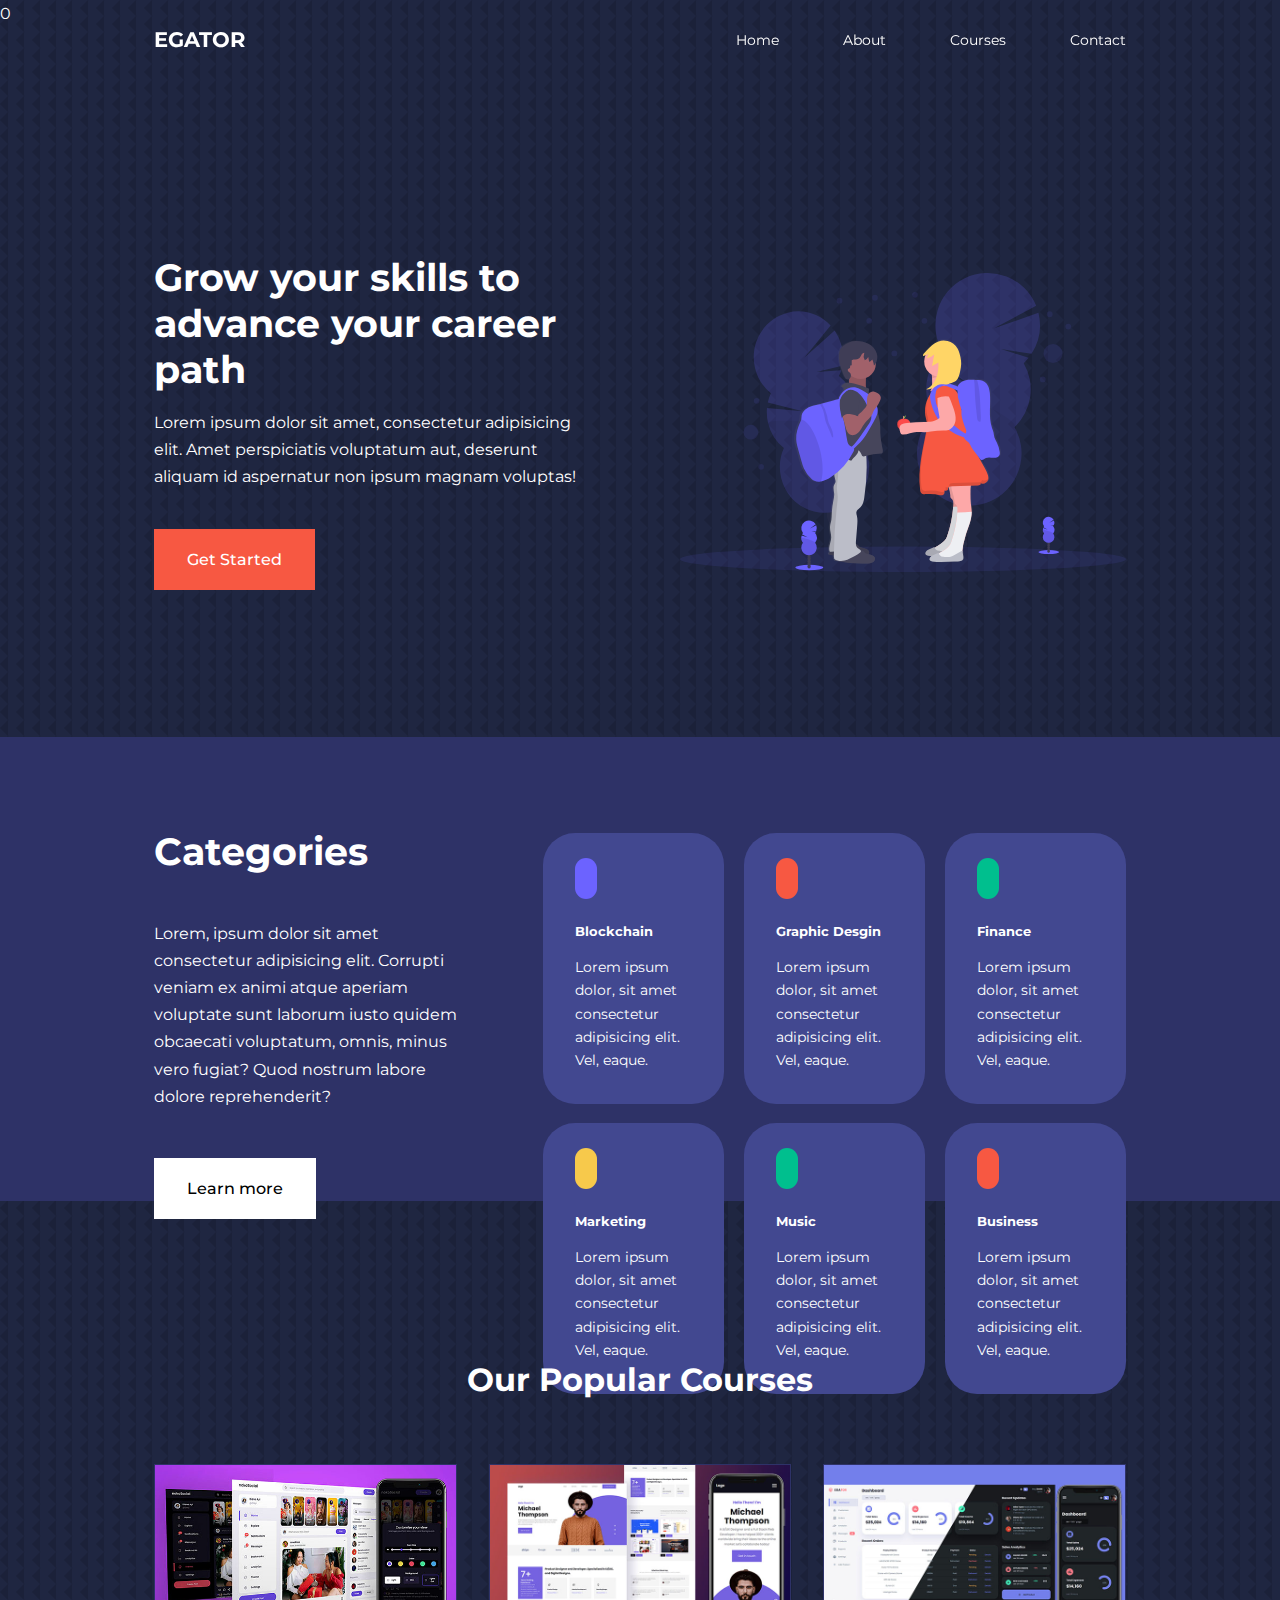
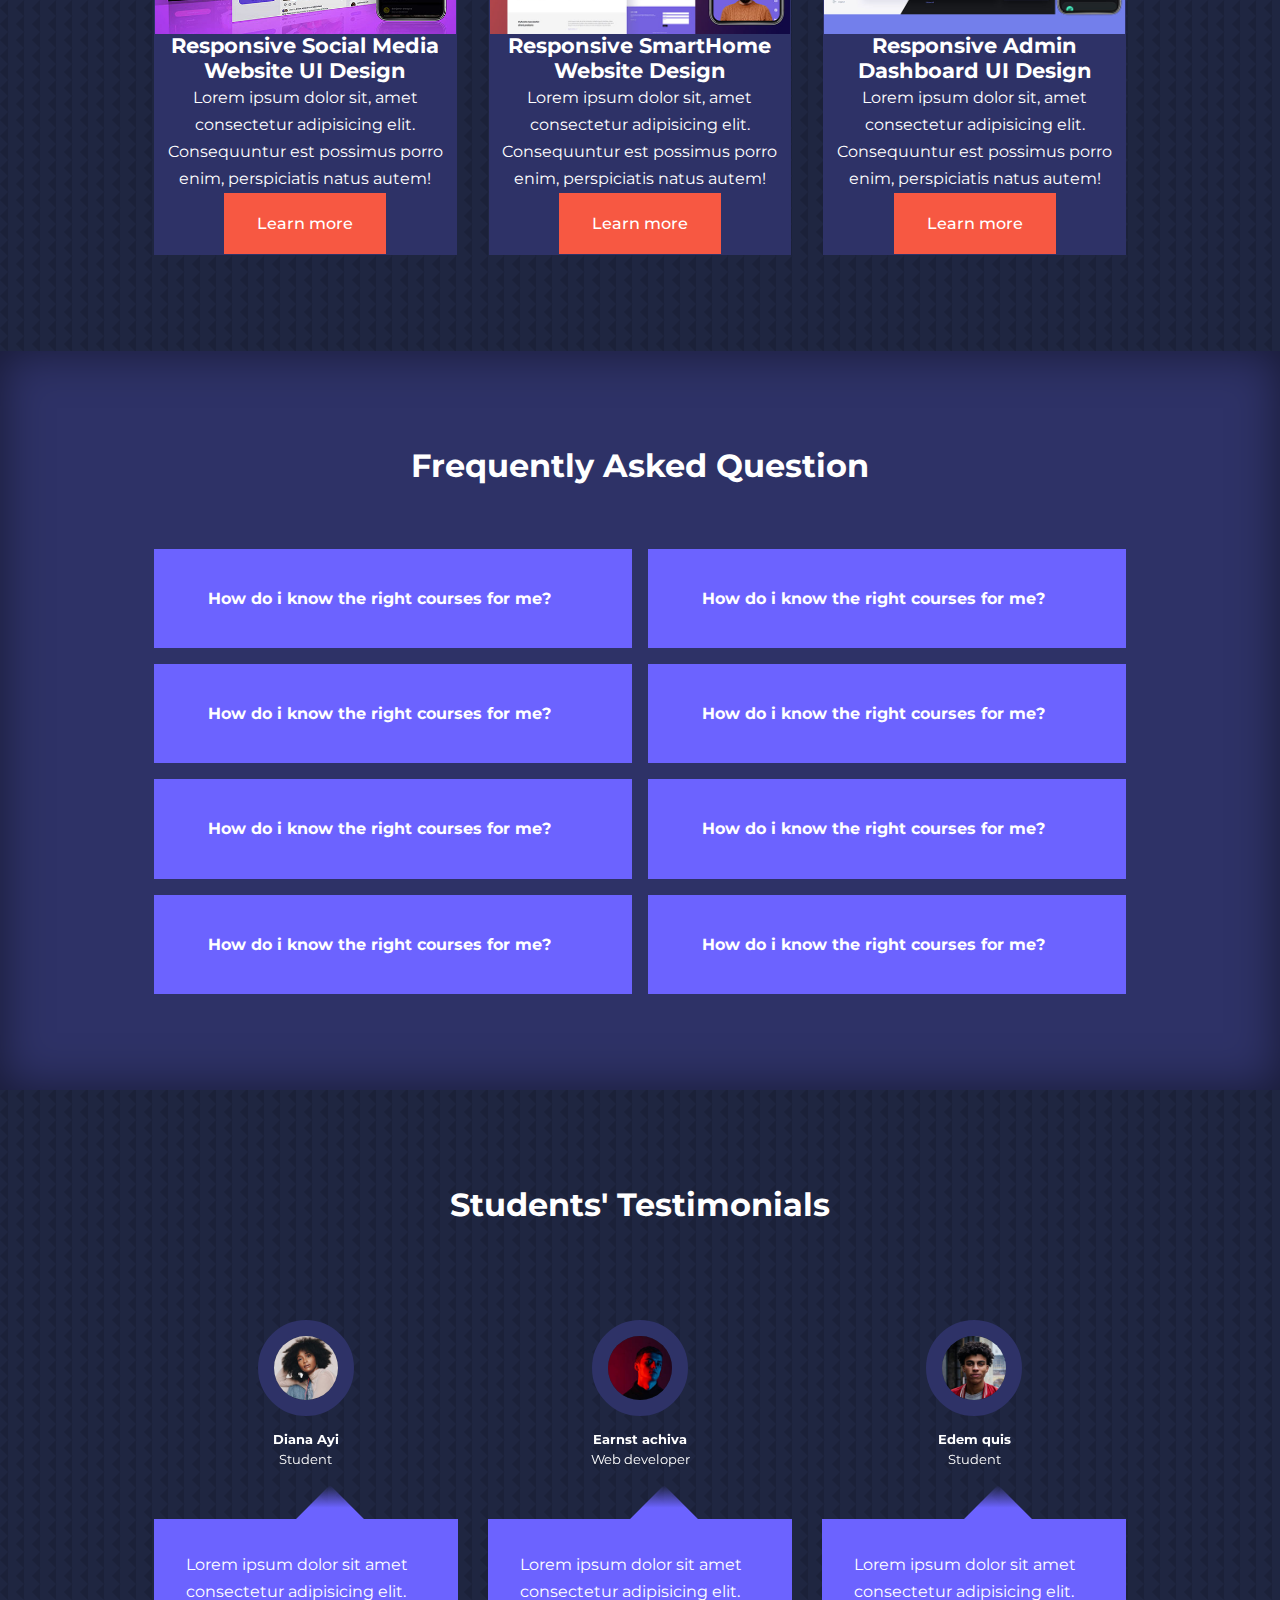
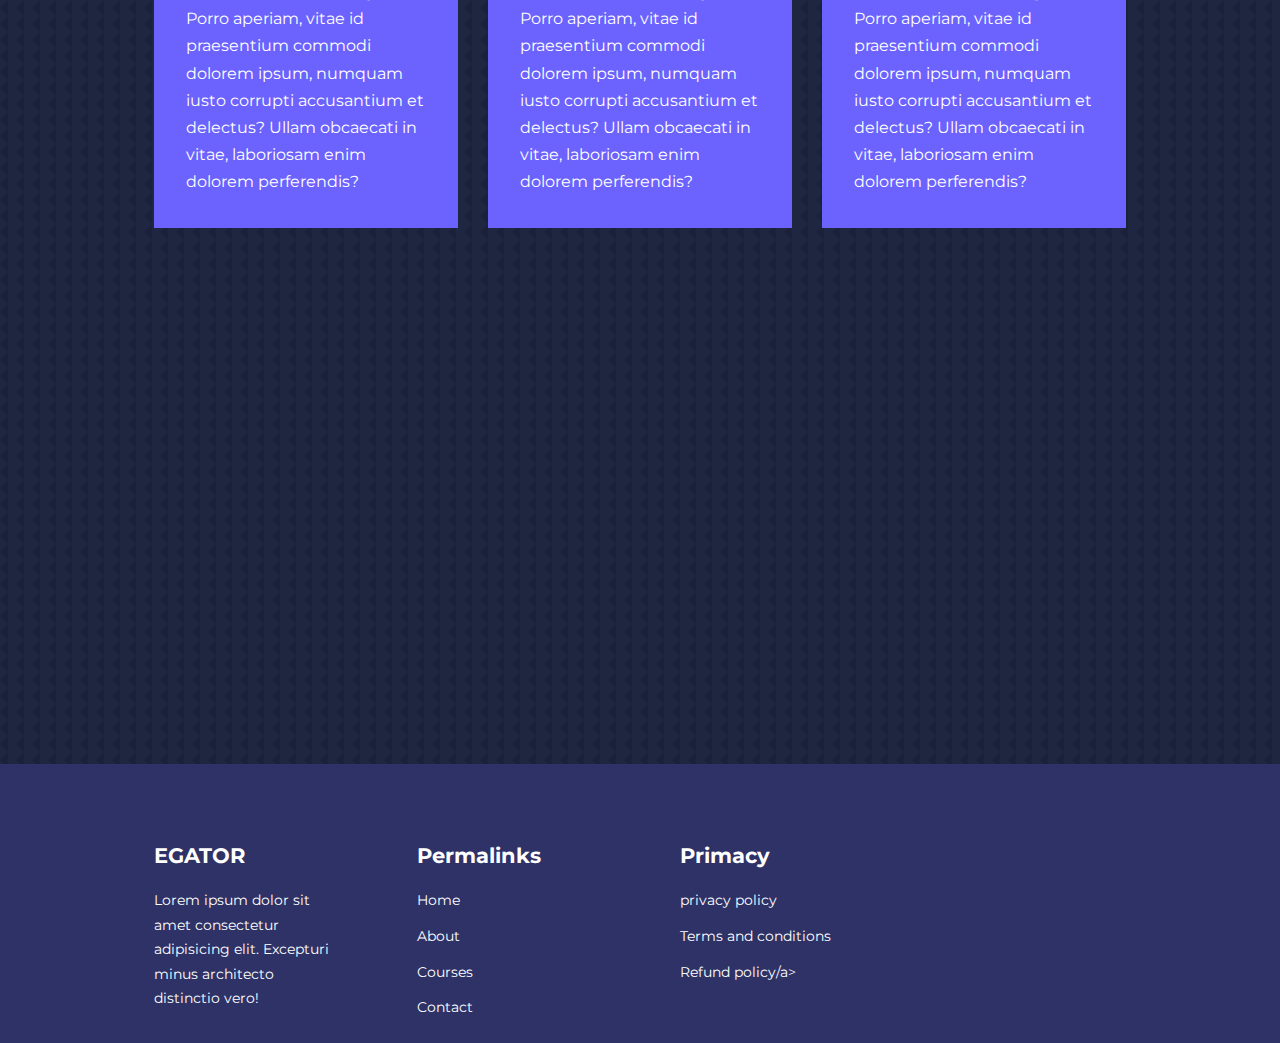
<file: index.html>
0<!DOCTYPE html>
<html lang="en">
  <head>
    <meta charset="UTF-8" />
    <meta name="viewport" content="width=device-width, initial-scale=1.0" />
    <title> Education Website</title>
    <link rel="shortcut icon" href="edu.jpg" type="image/x-icon">
    <link
      rel="stylesheet"
      href="https://cdn.jsdelivr.net/npm/swiper@11/swiper-bundle.min.css"
    />
    <link
      rel="stylesheet"
      href="https://unicons.iconscout.com/release/v4.0.8/css/line.css"
    />
    <link rel="stylesheet" href="style.css" />
    <style>
      body{
        background-image: url("images/bg-texture.png");
      }
    </style>
    <link rel="preconnect" href="https://fonts.googleapis.com" />
    <link rel="preconnect" href="https://fonts.gstatic.com" crossorigin />
    <link
      href="https://fonts.googleapis.com/css2?family=Montserrat:wght@300;400;500;600;700;800;900&display=swap"
      rel="stylesheet"
    />
  </head>
  <body>
    <nav>
      <div class="container nav_container">
        <a href="index.html"><h4>EGATOR</h4></a>
        <ul class="nav_menu">
          <li><a href="index.html">Home</a></li>
          <li><a href="about.html">About</a></li>
          <li><a href="course.html">Courses</a></li>
          <li><a href="contact.html">Contact</a></li>
        </ul>
        <button id="open_menu"><i class="uil uil-bars"></i></button>
        <button id="close_menu"><i class="uil uil-multiply"></i></button>
      </div>
    </nav>

    <header>
      <div class="container header_container">
        <div class="header_left">
          <h1>Grow your skills to advance your career path</h1>
          <p>
            Lorem ipsum dolor sit amet, consectetur adipisicing elit. Amet
            perspiciatis voluptatum aut, deserunt aliquam id aspernatur non
            ipsum magnam voluptas!
          </p>
          <a href="course.html" class="btn btn-primary">Get Started</a>
        </div>
        <div class="header_right">
          <div class="header_right-image">
            <img src="images/header.svg" />
          </div>
        </div>
      </div>
    </header>
    <section class="categories">
      <div class="container categories_container">
        <div class="categories_left">
          <h1>Categories</h1>
          <p>
            Lorem, ipsum dolor sit amet consectetur adipisicing elit. Corrupti
            veniam ex animi atque aperiam voluptate sunt laborum iusto quidem
            obcaecati voluptatum, omnis, minus vero fugiat? Quod nostrum labore
            dolore reprehenderit?
          </p>
          <a href="#" class="btn">Learn more</a>
        </div>
        <div class="categories_right">
          <article class="category">
            <span class="category_icon"
              ><i class="uil uil-bitcoin-circle"></i
            ></span>
            <h5>Blockchain</h5>
            <p>
              Lorem ipsum dolor, sit amet consectetur adipisicing elit. Vel,
              eaque.
            </p>
          </article>
          <article class="category">
            <span class="category_icon"><i class="uil uil-palette"></i></span>
            <h5>Graphic Desgin</h5>
            <p>
              Lorem ipsum dolor, sit amet consectetur adipisicing elit. Vel,
              eaque.
            </p>
          </article>
          <article class="category">
            <span class="category_icon"
              ><i class="uil uil-usd-circle"></i
            ></span>
            <h5>Finance</h5>
            <p>
              Lorem ipsum dolor, sit amet consectetur adipisicing elit. Vel,
              eaque.
            </p>
          </article>
          <article class="category">
            <span class="category_icon"
              ><i class="uil uil-bitcoin-circle"></i
            ></span>
            <h5>Marketing</h5>
            <p>
              Lorem ipsum dolor, sit amet consectetur adipisicing elit. Vel,
              eaque.
            </p>
          </article>
          <article class="category">
            <span class="category_icon"><i class="uil uil-music"></i></span>
            <h5>Music</h5>
            <p>
              Lorem ipsum dolor, sit amet consectetur adipisicing elit. Vel,
              eaque.
            </p>
          </article>
          <article class="category">
            <span class="category_icon"
              ><i class="uil uil-puzzle-piece"></i
            ></span>
            <h5>Business</h5>
            <p>
              Lorem ipsum dolor, sit amet consectetur adipisicing elit. Vel,
              eaque.
            </p>
          </article>
        </div>
      </div>
    </section>
    <section class="courses">
      <h2>Our Popular Courses</h2>
      <div class="container courses_container">
        <article class="course">
          <div class="course_image">
            <img src="images/course1.jpg" />
          </div>
          <div class="course_info">
            <h4>Responsive Social Media Website UI Design</h4>
            <p>
              Lorem ipsum dolor sit, amet consectetur adipisicing elit.
              Consequuntur est possimus porro enim, perspiciatis natus autem!
            </p>

            <a href="course.html" class="btn btn-primary">Learn more</a>
          </div>
        </article>
        <article class="course">
          <div class="course_image">
            <img src="images/course2.jpg" />
          </div>

          <div class="course_info">
            <h4>Responsive SmartHome Website Design</h4>
            <p>
              Lorem ipsum dolor sit, amet consectetur adipisicing elit.
              Consequuntur est possimus porro enim, perspiciatis natus autem!
            </p>

            <a href="course.html" class="btn btn-primary">Learn more</a>
          </div>
        </article>
        <article class="course">
          <div class="course_image">
            <img src="images/course3.jpg" />
          </div>

          <div class="course_info">
            <h4>Responsive Admin Dashboard UI Design</h4>
            <p>
              Lorem ipsum dolor sit, amet consectetur adipisicing elit.
              Consequuntur est possimus porro enim, perspiciatis natus autem!
            </p>

            <a href="course.html" class="btn btn-primary">Learn more</a>
          </div>
        </article>
      </div>
    </section>
    <section class="faqs">
      <h2>Frequently Asked Question</h2>
      <div class="container faqs_container">
        <article class="faq">
          <div class="faq_icon"><i class="uil uil-plus"></i></div>
          <div class="question_answer">
            <h4>How do i know the right courses for me?</h4>
            <p>
              Lorem ipsum dolor sit amet consectetur adipisicing elit. Quia aut
              voluptates cum modi quae fugit, incidunt aliquid quam cupiditate
              quaerat soluta dolores dolore, blanditiis deleniti asperiores
              optio amet tempore doloremque?
            </p>
          </div>
        </article>
        <article class="faq">
          <div class="faq_icon"><i class="uil uil-plus"></i></div>
          <div class="question_answer">
            <h4>How do i know the right courses for me?</h4>
            <p>
              Lorem ipsum dolor sit amet consectetur adipisicing elit. Quia aut
              voluptates cum modi quae fugit, incidunt aliquid quam cupiditate
              quaerat soluta dolores dolore, blanditiis deleniti asperiores
              optio amet tempore doloremque?
            </p>
          </div>
        </article>
        <article class="faq">
          <div class="faq_icon"><i class="uil uil-plus"></i></div>
          <div class="question_answer">
            <h4>How do i know the right courses for me?</h4>
            <p>
              Lorem ipsum dolor sit amet consectetur adipisicing elit. Quia aut
              voluptates cum modi quae fugit, incidunt aliquid quam cupiditate
              quaerat soluta dolores dolore, blanditiis deleniti asperiores
              optio amet tempore doloremque?
            </p>
          </div>
        </article>
        <article class="faq">
          <div class="faq_icon"><i class="uil uil-plus"></i></div>
          <div class="question_answer">
            <h4>How do i know the right courses for me?</h4>
            <p>
              Lorem ipsum dolor sit amet consectetur adipisicing elit. Quia aut
              voluptates cum modi quae fugit, incidunt aliquid quam cupiditate
              quaerat soluta dolores dolore, blanditiis deleniti asperiores
              optio amet tempore doloremque?
            </p>
          </div>
        </article>
        <article class="faq">
          <div class="faq_icon"><i class="uil uil-plus"></i></div>
          <div class="question_answer">
            <h4>How do i know the right courses for me?</h4>
            <p>
              Lorem ipsum dolor sit amet consectetur adipisicing elit. Quia aut
              voluptates cum modi quae fugit, incidunt aliquid quam cupiditate
              quaerat soluta dolores dolore, blanditiis deleniti asperiores
              optio amet tempore doloremque?
            </p>
          </div>
        </article>
        <article class="faq">
          <div class="faq_icon"><i class="uil uil-plus"></i></div>
          <div class="question_answer">
            <h4>How do i know the right courses for me?</h4>
            <p>
              Lorem ipsum dolor sit amet consectetur adipisicing elit. Quia aut
              voluptates cum modi quae fugit, incidunt aliquid quam cupiditate
              quaerat soluta dolores dolore, blanditiis deleniti asperiores
              optio amet tempore doloremque?
            </p>
          </div>
        </article>
        <article class="faq">
          <div class="faq_icon"><i class="uil uil-plus"></i></div>
          <div class="question_answer">
            <h4>How do i know the right courses for me?</h4>
            <p>
              Lorem ipsum dolor sit amet consectetur adipisicing elit. Quia aut
              voluptates cum modi quae fugit, incidunt aliquid quam cupiditate
              quaerat soluta dolores dolore, blanditiis deleniti asperiores
              optio amet tempore doloremque?
            </p>
          </div>
        </article>
        <article class="faq">
          <div class="faq_icon"><i class="uil uil-plus"></i></div>
          <div class="question_answer">
            <h4>How do i know the right courses for me?</h4>
            <p>
              Lorem ipsum dolor sit amet consectetur adipisicing elit. Quia aut
              voluptates cum modi quae fugit, incidunt aliquid quam cupiditate
              quaerat soluta dolores dolore, blanditiis deleniti asperiores
              optio amet tempore doloremque?
            </p>
          </div>
        </article>
      </div>
    </section>

    <section class="container testimonials_Container mySwiper">
      <h2>Students' Testimonials</h2>
      <div class="swiper-wrapper">
        <article class="testimonial swiper-slide">
          <div class="avatar">
            <img src="images/avatar1.jpg" />
          </div>
          <div class="testimonial_info">
            <h5>Diana Ayi</h5>
            <small>Student</small>
          </div>
          <div class="testimonial_body">
            <p>
              Lorem ipsum dolor sit amet consectetur adipisicing elit. Porro
              aperiam, vitae id praesentium commodi dolorem ipsum, numquam iusto
              corrupti accusantium et delectus? Ullam obcaecati in vitae,
              laboriosam enim dolorem perferendis?
            </p>
          </div>
        </article>
        <article class="testimonial swiper-slide">
          <div class="avatar">
            <img src="images/avatar2.jpg" />
          </div>
          <div class="testimonial_info">
            <h5>Earnst achiva</h5>
            <small>Web developer</small>
          </div>
          <div class="testimonial_body">
            <p>
              Lorem ipsum dolor sit amet consectetur adipisicing elit. Porro
              aperiam, vitae id praesentium commodi dolorem ipsum, numquam iusto
              corrupti accusantium et delectus? Ullam obcaecati in vitae,
              laboriosam enim dolorem perferendis?
            </p>
          </div>
        </article>
        <article class="testimonial swiper-slide">
          <div class="avatar">
            <img src="images/avatar3.jpg" />
          </div>
          <div class="testimonial_info">
            <h5>Edem quis</h5>
            <small>Student</small>
          </div>
          <div class="testimonial_body">
            <p>
              Lorem ipsum dolor sit amet consectetur adipisicing elit. Porro
              aperiam, vitae id praesentium commodi dolorem ipsum, numquam iusto
              corrupti accusantium et delectus? Ullam obcaecati in vitae,
              laboriosam enim dolorem perferendis?
            </p>
          </div>
        </article>
      </div>
    </section>

    <footer>
      <div class="container footer_container">
        <div class="footer_1">
          <a href="index.html" class="footer_logo"><h4>EGATOR</h4></a>
          <p>Lorem ipsum dolor sit amet consectetur adipisicing elit. Excepturi minus architecto distinctio vero!</p>
        </div>
        <div class="footer_2">
          <h4>Permalinks</h4>
          <ul class="Permalinks">
            <li><a href="index.html">Home</a></li>
            <li><a href="about.html">About</a></li>
            <li><a href="courses.html">Courses</a></li>
            <li><a href="contact.html">Contact</a></li>
          </ul>
        </div>
        <div class="footer_3">
          <h4>Primacy</h4>
          
          <ul class="privacy">
            <li><a href="#">privacy policy</a></li>
          <li><a href="#">Terms and conditions</a></li>
          <li><a href="#">Refund policy/a></li>
          </ul>
        </div>
        
      </div>
    </footer>
    <script src="https://cdn.jsdelivr.net/npm/swiper@11/swiper-bundle.min.js"></script>
    <script src="script.js"></script>
    <script>
      var swiper = new Swiper(".mySwiper", {
        slidesPerView: 3,
        spaceBetween: 30,
        pagination: {
          el: ".swiper-pagination",
          clickable: true,
        },
      });
    </script>
  </body>
</html>
</file>
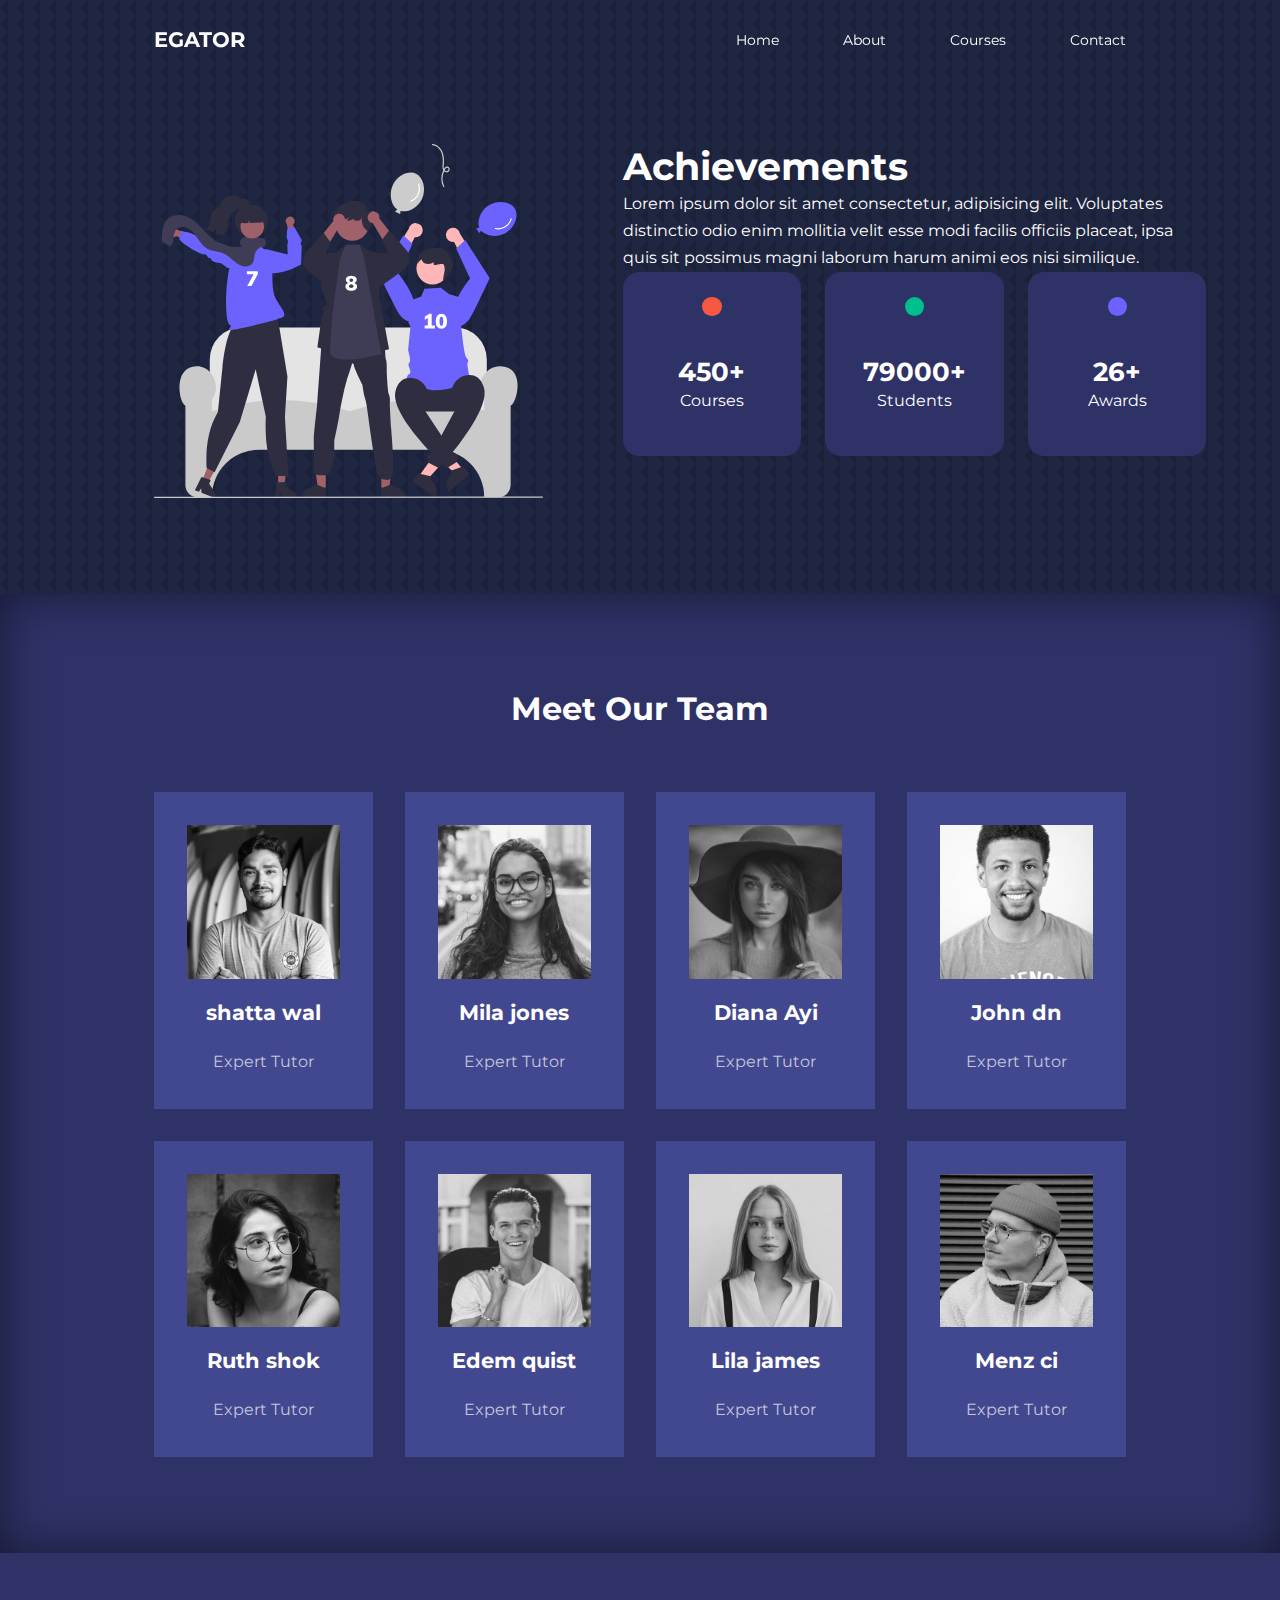
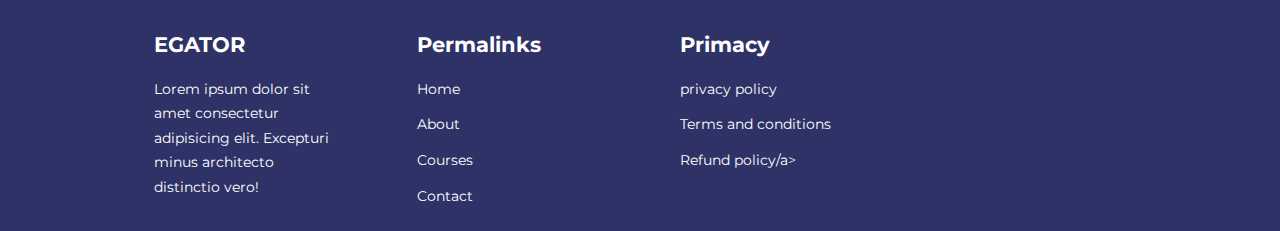
<file: about.html>
<!DOCTYPE html>
<html lang="en">
  <head>
    <meta charset="UTF-8" />
    <meta name="viewport" content="width=device-width, initial-scale=1.0" />
    <title>Responsive Education Website</title>
   
    <link
      rel="stylesheet"
      href="https://unicons.iconscout.com/release/v4.0.8/css/line.css"
    />
    <link rel="stylesheet" href="about.css">
    <link rel="stylesheet" href="style.css" />
    <style>
      body{
        background-image: url("images/bg-texture.png");
      }
    </style>
    <link rel="preconnect" href="https://fonts.googleapis.com" />
    <link rel="preconnect" href="https://fonts.gstatic.com" crossorigin />
    <link
      href="https://fonts.googleapis.com/css2?family=Montserrat:wght@300;400;500;600;700;800;900&display=swap"
      rel="stylesheet"
    />
  </head>
  <body>
    <nav>
      <div class="container nav_container">
        <a href="index.html"><h4>EGATOR</h4></a>
        <ul class="nav_menu">
          <li><a href="index.html">Home</a></li>
          <li><a href="about.html">About</a></li>
          <li><a href="course.html">Courses</a></li>
          <li><a href="contact.html">Contact</a></li>
        </ul>
        <button id="open_menu"><i class="uil uil-bars"></i></button>
        <button id="close_menu"><i class="uil uil-multiply"></i></button>
      </div>
    </nav>
  </body>
</html>


<section class="about_achievements">
  <div class="container about_achievements-container">
    <div class="aboyt_achievement-left">
      <img src="images/about achievements.svg">
    </div>
    <div class="aboyt_achievement-right">
      <h1>Achievements</h1>
      <p>Lorem ipsum dolor sit amet consectetur, adipisicing elit. Voluptates distinctio odio enim mollitia velit esse modi facilis officiis placeat, ipsa quis sit possimus magni laborum harum animi eos nisi similique.</p>
    <div class="achievements_cards">
      <article class="achievement_card">
        <span class="achievement_icon">
          <i class="uil uil-video"></i>
        </span>
        <h3>450+</h3>
        <p>Courses</p>
      </article>
      <article class="achievement_card">
        <span class="achievement_icon">
          <i class="uil uil-users-alt"></i>
        </span>
        <h3>79000+</h3>
        <p>Students</p>
      </article>
      <article class="achievement_card">
        <span class="achievement_icon">
          <i class="uil uil-trophy"></i>
        </span>
        <h3>26+</h3>
        <p>Awards</p>
      </article>
    </div>
    </div>
  </div>
</section>


<section class="team">
  <h2>Meet Our Team</h2>
  <div class="container team_container">
    <article class="team_member">
      <div class="team_member-image">
        <img src="images/tm1.jpg">
      </div>
      <div class="team_member-info">
        <h4>shatta wal</h4>
        <p>Expert Tutor</p>
      </div>
      <div class="team_member-socials">
        <a href="https://instagram.com" target="_blank"><i class="uil uil-instagram"></i></a>
        <a href="https://twitter.com" target="_blank"><i class="uil uil-twitter-alt"></i></a>
        <a href="https://linkedin.com" target="_blank"><i class="uil uil-linkedin-alt"></i></a>
      </div>
    </article>
    <article class="team_member">
      <div class="team_member-image">
        <img src="images/tm2.jpg">
      </div>
      <div class="team_member-info">
        <h4>Mila jones</h4>
        <p>Expert Tutor</p>
      </div>
      <div class="team_member-socials">
        <a href="https://instagram.com" target="_blank"><i class="uil uil-instagram"></i></a>
        <a href="https://twitter.com" target="_blank"><i class="uil uil-twitter-alt"></i></a>
        <a href="https://linkedin.com" target="_blank"><i class="uil uil-linkedin-alt"></i></a>
      </div>
    </article>
    <article class="team_member">
      <div class="team_member-image">
        <img src="images/tm3.jpg">
      </div>
      <div class="team_member-info">
        <h4>Diana Ayi</h4>
        <p>Expert Tutor</p>
      </div>
      <div class="team_member-socials">
        <a href="https://instagram.com" target="_blank"><i class="uil uil-instagram"></i></a>
        <a href="https://twitter.com" target="_blank"><i class="uil uil-twitter-alt"></i></a>
        <a href="https://linkedin.com" target="_blank"><i class="uil uil-linkedin-alt"></i></a>
      </div>
    </article>
    <article class="team_member">
      <div class="team_member-image">
        <img src="images/tm4.jpg">
      </div>
      <div class="team_member-info">
        <h4>John dn</h4>
        <p>Expert Tutor</p>
      </div>
      <div class="team_member-socials">
        <a href="https://instagram.com" target="_blank"><i class="uil uil-instagram"></i></a>
        <a href="https://twitter.com" target="_blank"><i class="uil uil-twitter-alt"></i></a>
        <a href="https://linkedin.com" target="_blank"><i class="uil uil-linkedin-alt"></i></a>
      </div>
    </article>
    <article class="team_member">
      <div class="team_member-image">
        <img src="images/tm5.jpg">
      </div>
      <div class="team_member-info">
        <h4>Ruth shok</h4>
        <p>Expert Tutor</p>
      </div>
      <div class="team_member-socials">
        <a href="https://instagram.com" target="_blank"><i class="uil uil-instagram"></i></a>
        <a href="https://twitter.com" target="_blank"><i class="uil uil-twitter-alt"></i></a>
        <a href="https://linkedin.com" target="_blank"><i class="uil uil-linkedin-alt"></i></a>
      </div>
    </article>
    <article class="team_member">
      <div class="team_member-image">
        <img src="images/tm6.jpg">
      </div>
      <div class="team_member-info">
        <h4>Edem quist</h4>
        <p>Expert Tutor</p>
      </div>
      <div class="team_member-socials">
        <a href="https://instagram.com" target="_blank"><i class="uil uil-instagram"></i></a>
        <a href="https://twitter.com" target="_blank"><i class="uil uil-twitter-alt"></i></a>
        <a href="https://linkedin.com" target="_blank"><i class="uil uil-linkedin-alt"></i></a>
      </div>
    </article>
    <article class="team_member">
      <div class="team_member-image">
        <img src="images/tm7.jpg">
      </div>
      <div class="team_member-info">
        <h4>Lila james</h4>
        <p>Expert Tutor</p>
      </div>
      <div class="team_member-socials">
        <a href="https://instagram.com" target="_blank"><i class="uil uil-instagram"></i></a>
        <a href="https://twitter.com" target="_blank"><i class="uil uil-twitter-alt"></i></a>
        <a href="https://linkedin.com" target="_blank"><i class="uil uil-linkedin-alt"></i></a>
      </div>
    </article>
    <article class="team_member">
      <div class="team_member-image">
        <img src="images/tm8.jpg">
      </div>
      <div class="team_member-info">
        <h4>Menz ci</h4>
        <p>Expert Tutor</p>
      </div>
      <div class="team_member-socials">
        <a href="https://instagram.com" target="_blank"><i class="uil uil-instagram"></i></a>
        <a href="https://twitter.com" target="_blank"><i class="uil uil-twitter-alt"></i></a>
        <a href="https://linkedin.com" target="_blank"><i class="uil uil-linkedin-alt"></i></a>
      </div>
    </article>
    
  </div>
</section>



















<footer>
  <div class="container footer_container">
    <div class="footer_1">
      <a href="index.html" class="footer_logo"><h4>EGATOR</h4></a>
      <p>Lorem ipsum dolor sit amet consectetur adipisicing elit. Excepturi minus architecto distinctio vero!</p>
    </div>
    <div class="footer_2">
      <h4>Permalinks</h4>
      <ul class="Permalinks">
        <li><a href="index.html">Home</a></li>
        <li><a href="about.html">About</a></li>
        <li><a href="courses.html">Courses</a></li>
        <li><a href="contact.html">Contact</a></li>
      </ul>
    </div>
    <div class="footer_3">
      <h4>Primacy</h4>
      
      <ul class="privacy">
        <li><a href="#">privacy policy</a></li>
      <li><a href="#">Terms and conditions</a></li>
      <li><a href="#">Refund policy/a></li>
      </ul>
    </div>
    
  </div>
</footer>

<script src="script.js"></script>

</body>
</html>
</file>
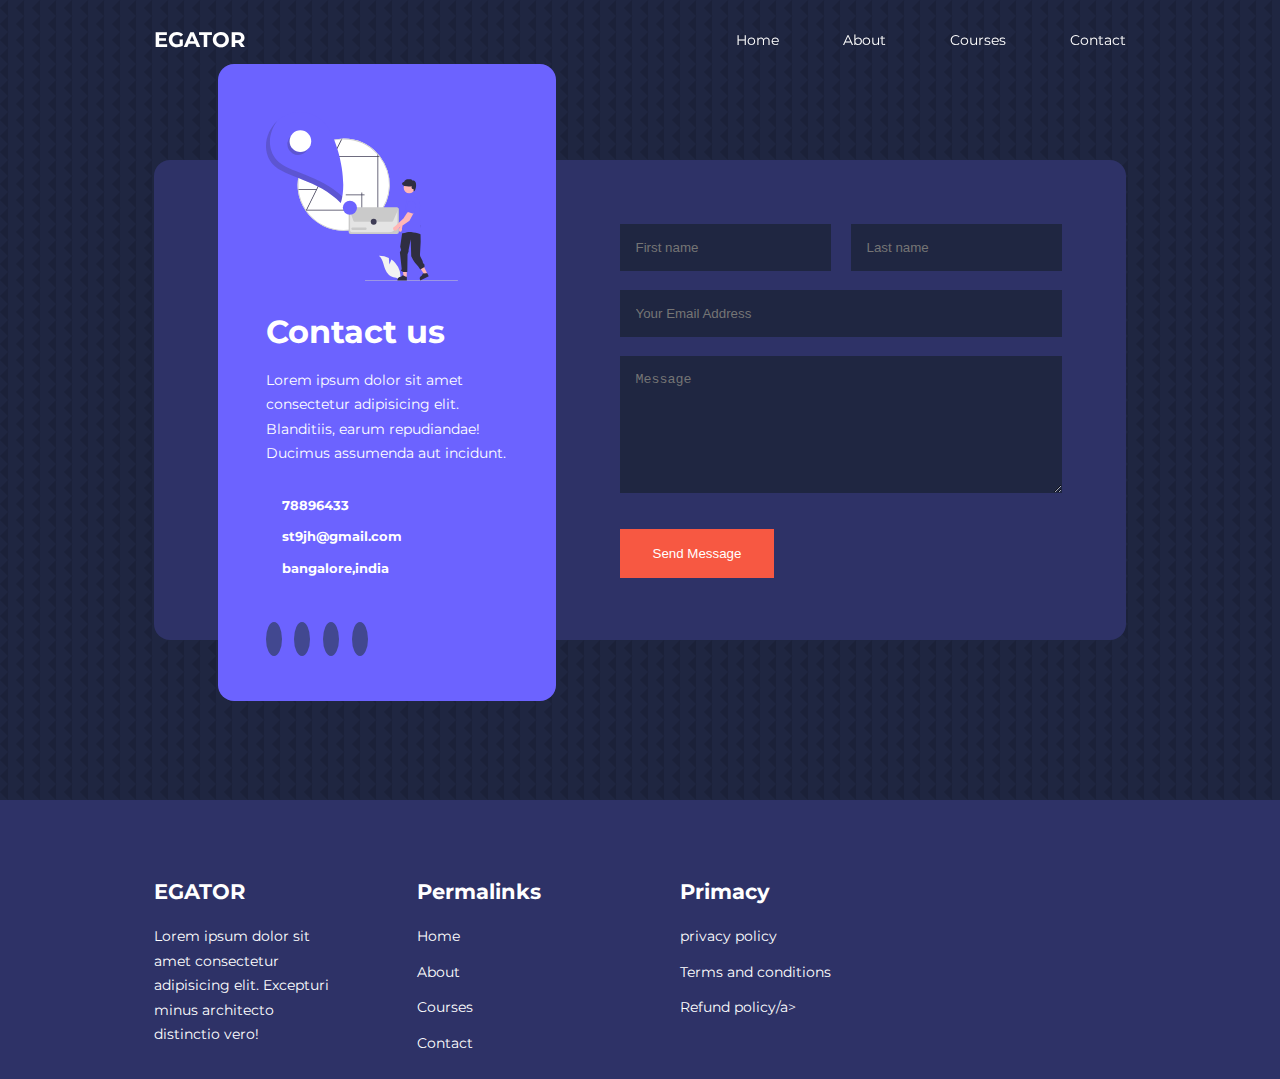
<file: contact.html>
<!DOCTYPE html>
<html lang="en">
  <head>
    <meta charset="UTF-8" />
    <meta name="viewport" content="width=device-width, initial-scale=1.0" />
    <title>Responsive Education Website</title>
    <link
      rel="stylesheet"
      href="https://cdn.jsdelivr.net/npm/swiper@11/swiper-bundle.min.css"
    />
    <link
      rel="stylesheet"
      href="https://unicons.iconscout.com/release/v4.0.8/css/line.css"
    />
    <link rel="stylesheet" href="contact.css">
    <link rel="stylesheet" href="style.css" />
    <style>
      body{
        background-image: url("images/bg-texture.png");
      }
    </style>
    <link rel="preconnect" href="https://fonts.googleapis.com" />
    <link rel="preconnect" href="https://fonts.gstatic.com" crossorigin />
    <link
      href="https://fonts.googleapis.com/css2?family=Montserrat:wght@300;400;500;600;700;800;900&display=swap"
      rel="stylesheet"
    />
  </head>
  <body>
    <nav>
      <div class="container nav_container">
        <a href="index.html"><h4>EGATOR</h4></a>
        <ul class="nav_menu">
          <li><a href="index.html">Home</a></li>
          <li><a href="about.html">About</a></li>
          <li><a href="course.html">Courses</a></li>
          <li><a href="contact.html">Contact</a></li>
        </ul>
        <button id="open_menu"><i class="uil uil-bars"></i></button>
        <button id="close_menu"><i class="uil uil-multiply"></i></button>
      </div>
    </nav>
  </body>
</html>



<section class="contact">
<div class="container contact_container">
  <aside class="contact_aside">
    <div class="aside_image">
      <img src="images/contact.svg">
    </div>
    <h2>Contact us</h2>
    <p>Lorem ipsum dolor sit amet consectetur adipisicing elit. Blanditiis, earum repudiandae! Ducimus assumenda aut incidunt.</p>
 
 <ul class="contact_details">
  <li>
    <i class="uil uil-phone-times"></i>
    <h5>78896433</h5>
  </li>
  <li>
    <i class="uil uil-envelope"></i>
    <h5>st9jh@gmail.com</h5>
  </li>
  <li>
    <i class="uil uil-location-point"></i>
    <h5>bangalore,india</h5>
  </li>
  
 </ul>

 <ul class="contact_socials">
  <li><a href="https://facebook.com"><i class="uil uil-facebook"></i></a></li>
  <li><a href="https://instagram.com"><i class="uil uil-instagram"></i></a></li>
  <li><a href="https://twitter.com"><i class="uil uil-twitter"></i></a></li>
  <li><a href="https://linkedin.com"><i class="uil uil-linkedin-alt"></i></a></li>


</ul>
  </aside>


<form class="contact_form">
  <div class="form_name">
    <input type="text" name="First name" placeholder="First name" required>
    <input type="text" name="Last name" placeholder="Last name" required>
  </div>
  <input type="email" name="Email Address" placeholder="Your Email Address" required>
<textarea name="Message"  rows="7" placeholder="Message" required></textarea>
<button type="submit" class="btn btn-primary">Send Message</button>
</form>










</div>

</section>

































<footer>
  <div class="container footer_container">
    <div class="footer_1">
      <a href="index.html" class="footer_logo"><h4>EGATOR</h4></a>
      <p>Lorem ipsum dolor sit amet consectetur adipisicing elit. Excepturi minus architecto distinctio vero!</p>
    </div>
    <div class="footer_2">
      <h4>Permalinks</h4>
      <ul class="Permalinks">
        <li><a href="index.html">Home</a></li>
        <li><a href="about.html">About</a></li>
        <li><a href="courses.html">Courses</a></li>
        <li><a href="contact.html">Contact</a></li>
      </ul>
    </div>
    <div class="footer_3">
      <h4>Primacy</h4>
      
      <ul class="privacy">
        <li><a href="#">privacy policy</a></li>
      <li><a href="#">Terms and conditions</a></li>
      <li><a href="#">Refund policy/a></li>
      </ul>
    </div>
    
  </div>
</footer>

<script src="script.js"></script>

</body>
</html>
</file>
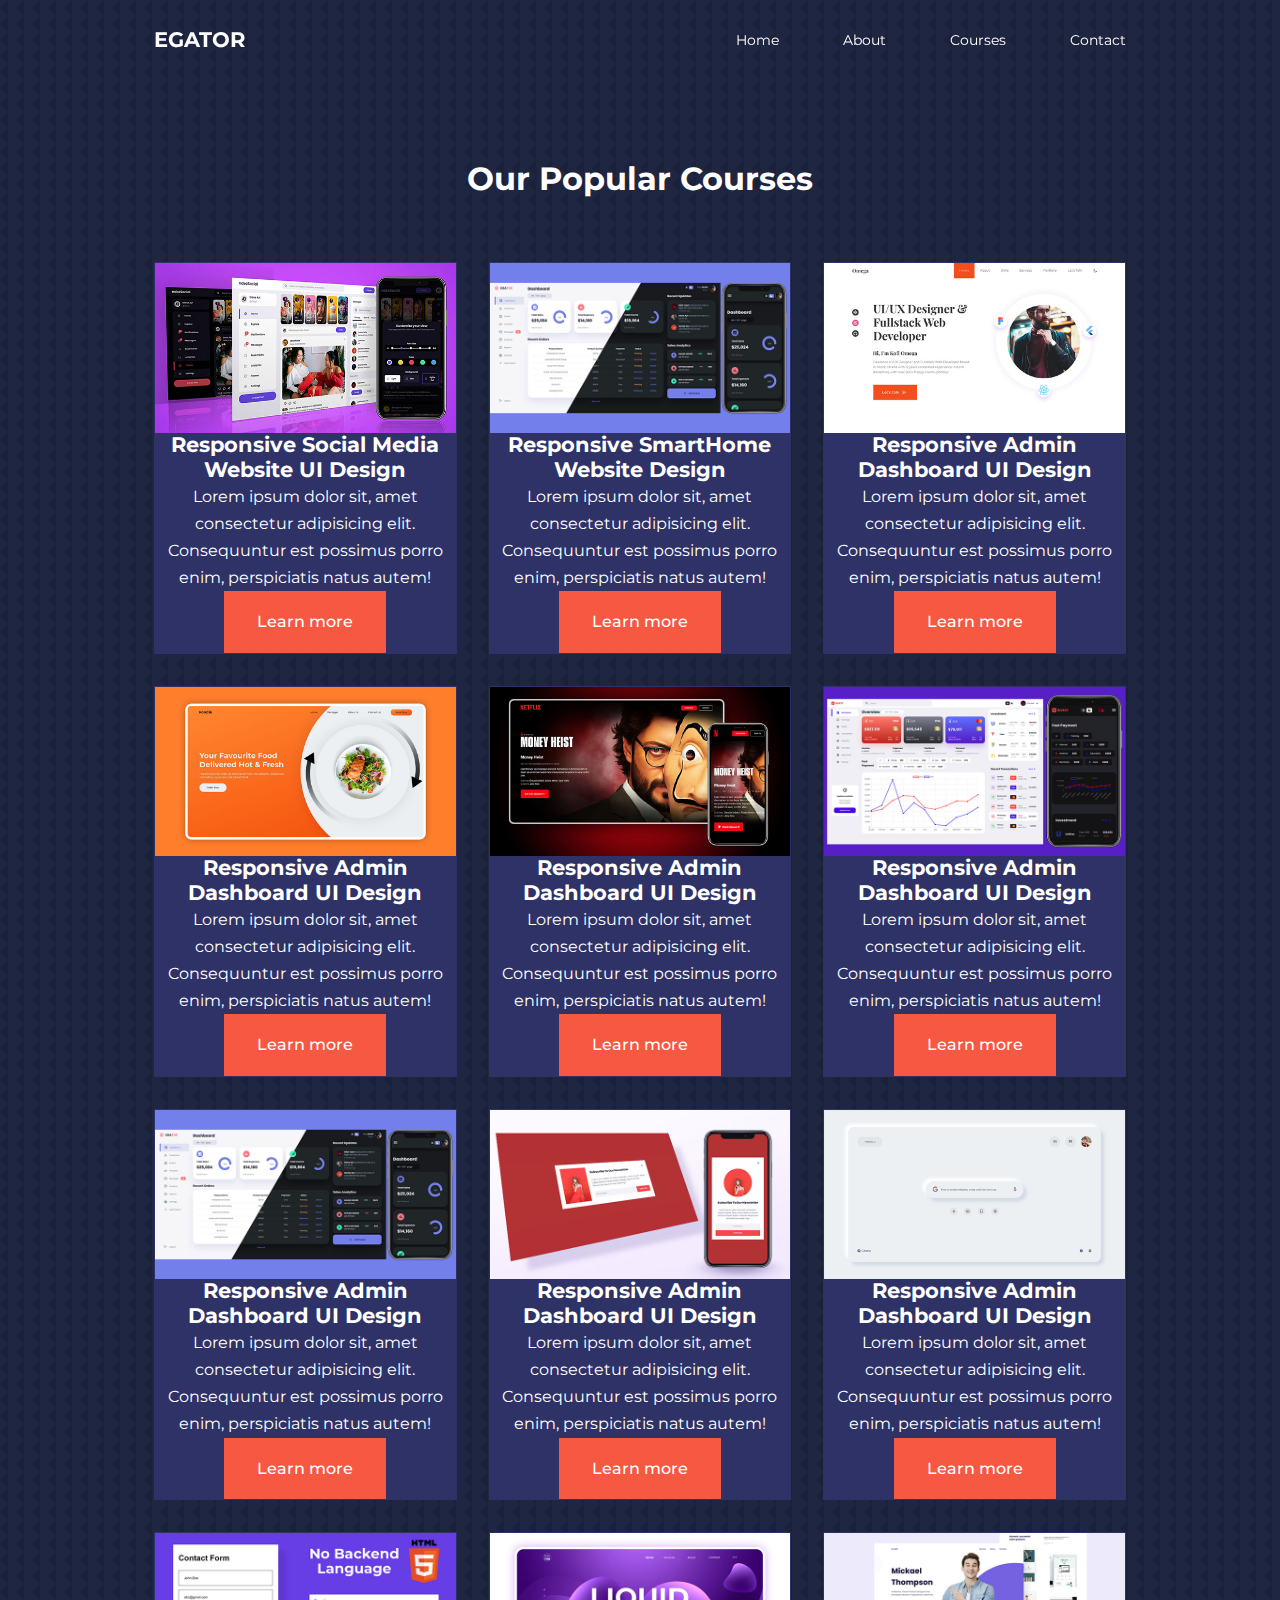
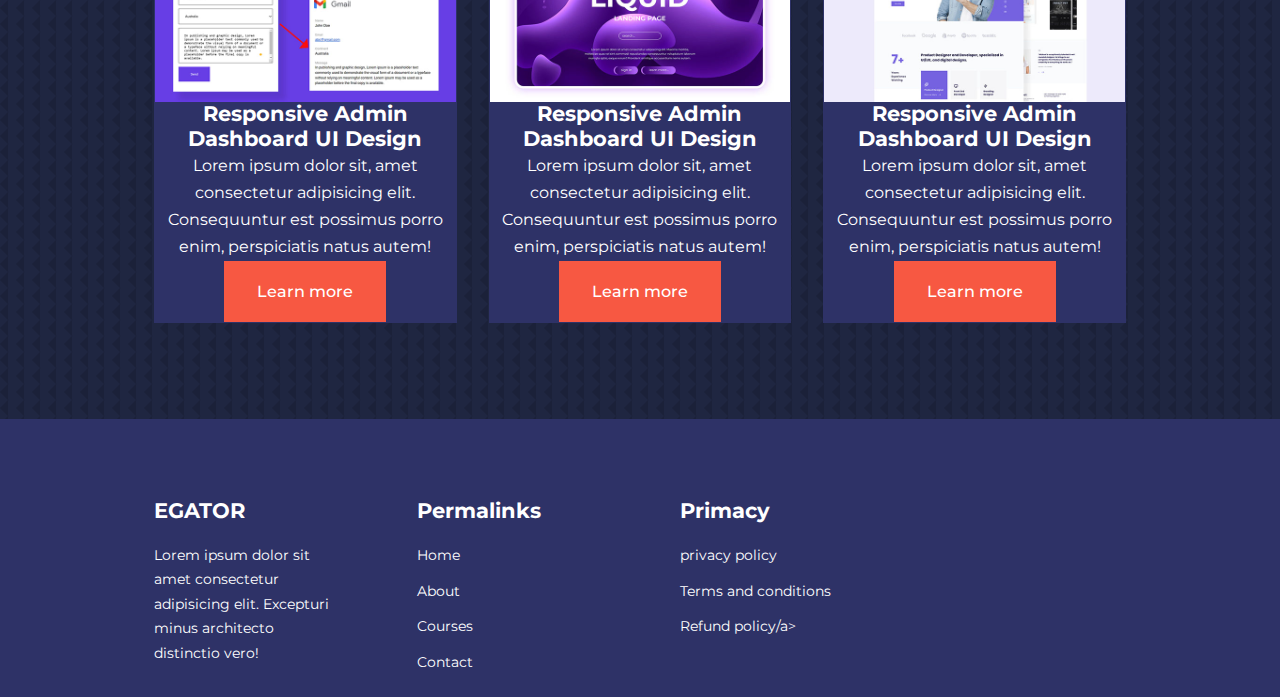
<file: course.html>
<!DOCTYPE html>
<html lang="en">
  <head>
    <meta charset="UTF-8" />
    <meta name="viewport" content="width=device-width, initial-scale=1.0" />
    <title>Responsive Education Website</title>

    <link
      rel="stylesheet"
      href="https://unicons.iconscout.com/release/v4.0.8/css/line.css"
    />
    <link rel="stylesheet" href="about.css" />
    <link rel="stylesheet" href="style.css" />
    <style>
      body{
        background-image: url("images/bg-texture.png");
      }
    </style>
    <link rel="preconnect" href="https://fonts.googleapis.com" />
    <link rel="preconnect" href="https://fonts.gstatic.com" crossorigin />
    <link
      href="https://fonts.googleapis.com/css2?family=Montserrat:wght@300;400;500;600;700;800;900&display=swap"
      rel="stylesheet"
    />
  </head>
  <body>
    <nav>
      <div class="container nav_container">
        <a href="index.html"><h4>EGATOR</h4></a>
        <ul class="nav_menu">
          <li><a href="index.html">Home</a></li>
          <li><a href="about.html">About</a></li>
          <li><a href="course.html">Courses</a></li>
          <li><a href="contact.html">Contact</a></li>
        </ul>
        <button id="open_menu"><i class="uil uil-bars"></i></button>
        <button id="close_menu"><i class="uil uil-multiply"></i></button>
      </div>
    </nav>
  </body>
</html>




<section class="courses">
  <h2>Our Popular Courses</h2>
  <div class="container courses_container">
    <article class="course">
      <div class="course_image">
        <img src="images/course1.jpg" />
      </div>
      <div class="course_info">
        <h4>Responsive Social Media Website UI Design</h4>
        <p>
          Lorem ipsum dolor sit, amet consectetur adipisicing elit.
          Consequuntur est possimus porro enim, perspiciatis natus autem!
        </p>

        <a href="course.html" class="btn btn-primary">Learn more</a>
      </div>
    </article>
    <article class="course">
      <div class="course_image">
        <img src="images/course3.jpg" />
      </div>

      <div class="course_info">
        <h4>Responsive SmartHome Website Design</h4>
        <p>
          Lorem ipsum dolor sit, amet consectetur adipisicing elit.
          Consequuntur est possimus porro enim, perspiciatis natus autem!
        </p>

        <a href="course.html" class="btn btn-primary">Learn more</a>
      </div>
    </article>
    <article class="course">
      <div class="course_image">
        <img src="images/course7.jpg" />
      </div>

      <div class="course_info">
        <h4>Responsive Admin Dashboard UI Design</h4>
        <p>
          Lorem ipsum dolor sit, amet consectetur adipisicing elit.
          Consequuntur est possimus porro enim, perspiciatis natus autem!
        </p>

        <a href="course.html" class="btn btn-primary">Learn more</a>
      </div>
    </article>
  </article>
  <article class="course">
    <div class="course_image">
      <img src="images/course8.jpg" />
    </div>

    <div class="course_info">
      <h4>Responsive Admin Dashboard UI Design</h4>
      <p>
        Lorem ipsum dolor sit, amet consectetur adipisicing elit.
        Consequuntur est possimus porro enim, perspiciatis natus autem!
      </p>

      <a href="course.html" class="btn btn-primary">Learn more</a>
    </div>
  </article>
</article>
<article class="course">
  <div class="course_image">
    <img src="images/course9.jpg" />
  </div>

  <div class="course_info">
    <h4>Responsive Admin Dashboard UI Design</h4>
    <p>
      Lorem ipsum dolor sit, amet consectetur adipisicing elit.
      Consequuntur est possimus porro enim, perspiciatis natus autem!
    </p>

    <a href="course.html" class="btn btn-primary">Learn more</a>
  </div>
</article>
</article>
<article class="course">
  <div class="course_image">
    <img src="images/course17.jpg" />
  </div>

  <div class="course_info">
    <h4>Responsive Admin Dashboard UI Design</h4>
    <p>
      Lorem ipsum dolor sit, amet consectetur adipisicing elit.
      Consequuntur est possimus porro enim, perspiciatis natus autem!
    </p>

    <a href="course.html" class="btn btn-primary">Learn more</a>
  </div>
</article>
</article>
<article class="course">
  <div class="course_image">
    <img src="images/course3.jpg" />
  </div>

  <div class="course_info">
    <h4>Responsive Admin Dashboard UI Design</h4>
    <p>
      Lorem ipsum dolor sit, amet consectetur adipisicing elit.
      Consequuntur est possimus porro enim, perspiciatis natus autem!
    </p>

    <a href="course.html" class="btn btn-primary">Learn more</a>
  </div>
</article>
</article>
<article class="course">
  <div class="course_image">
    <img src="images/course10.jpg" />
  </div>

  <div class="course_info">
    <h4>Responsive Admin Dashboard UI Design</h4>
    <p>
      Lorem ipsum dolor sit, amet consectetur adipisicing elit.
      Consequuntur est possimus porro enim, perspiciatis natus autem!
    </p>

    <a href="course.html" class="btn btn-primary">Learn more</a>
  </div>
</article>
</article>
<article class="course">
  <div class="course_image">
    <img src="images/course12.jpg" />
  </div>

  <div class="course_info">
    <h4>Responsive Admin Dashboard UI Design</h4>
    <p>
      Lorem ipsum dolor sit, amet consectetur adipisicing elit.
      Consequuntur est possimus porro enim, perspiciatis natus autem!
    </p>

    <a href="course.html" class="btn btn-primary">Learn more</a>
  </div>
</article>
</article>
<article class="course">
  <div class="course_image">
    <img src="images/course14.jpg" />
  </div>

  <div class="course_info">
    <h4>Responsive Admin Dashboard UI Design</h4>
    <p>
      Lorem ipsum dolor sit, amet consectetur adipisicing elit.
      Consequuntur est possimus porro enim, perspiciatis natus autem!
    </p>

    <a href="course.html" class="btn btn-primary">Learn more</a>
  </div>
</article>
</article>
<article class="course">
  <div class="course_image">
    <img src="images/course15.jpg" />
  </div>

  <div class="course_info">
    <h4>Responsive Admin Dashboard UI Design</h4>
    <p>
      Lorem ipsum dolor sit, amet consectetur adipisicing elit.
      Consequuntur est possimus porro enim, perspiciatis natus autem!
    </p>

    <a href="course.html" class="btn btn-primary">Learn more</a>
  </div>
</article>
</article>
<article class="course">
  <div class="course_image">
    <img src="images/course16.jpg" />
  </div>

  <div class="course_info">
    <h4>Responsive Admin Dashboard UI Design</h4>
    <p>
      Lorem ipsum dolor sit, amet consectetur adipisicing elit.
      Consequuntur est possimus porro enim, perspiciatis natus autem!
    </p>

    <a href="course.html" class="btn btn-primary">Learn more</a>
  </div>
</article>
  </div>
</section>






















<footer>
  <div class="container footer_container">
    <div class="footer_1">
      <a href="index.html" class="footer_logo"><h4>EGATOR</h4></a>
      <p>Lorem ipsum dolor sit amet consectetur adipisicing elit. Excepturi minus architecto distinctio vero!</p>
    </div>
    <div class="footer_2">
      <h4>Permalinks</h4>
      <ul class="Permalinks">
        <li><a href="index.html">Home</a></li>
        <li><a href="about.html">About</a></li>
        <li><a href="courses.html">Courses</a></li>
        <li><a href="contact.html">Contact</a></li>
      </ul>
    </div>
    <div class="footer_3">
      <h4>Primacy</h4>
      
      <ul class="privacy">
        <li><a href="#">privacy policy</a></li>
      <li><a href="#">Terms and conditions</a></li>
      <li><a href="#">Refund policy/a></li>
      </ul>
    </div>
    
  </div>
</footer>

<script src="script.js"></script>

</body>
</html>
</file>
<file: style.css>
* {
  margin: 0;
  padding: 0;
  border: 0;
  outline: 0;
  text-decoration: none;
  list-style: none;
  box-sizing: border-box;
}
:root {
  --color-primary: #6c63ff;
  --color-success: #00bf8e;
  --color-warning: #f7c94b;
  --color-danger: #f75842;
  --color-danger-varient: rgba(247, 88, 66, 0.4);
  --color-white: #fff;
  --color-light: rgba(255, 255, 255, 0.7);
  --color-black: #000;
  --color-bg: #1f2641;
  --color-bg1: #2e3267;
  --color-bg2: #424890;
  --container-width-lg: 76%;
  --container-width-md: 90%;
  --container-width-sm: 94%;
  --transition: all 400ms ease;
}
body {
  font-family: "Montserrat", sans-serif;
  line-height: 1.7;
  color: #fff;
  background: #1f2641;
}
.contact {
  margin: 5% auto;
}
.container {
  width: var(--container-width-lg);
  margin: 0 auto;
}
section {
  padding: 6rem 0;
}
section h2 {
  text-align: center;
  margin-bottom: 4rem;
}
h1,
h2,
h3,
h4,
h5 {
  line-height: 1.2;
}
h1 {
  font-size: 2.4rem;
}
h2 {
  font-size: 2rem;
}
h3 {
  font-size: 1.6rem;
}
h4 {
  font-size: 1.3rem;
}
a {
  color: #fff;
}
img {
  width: 100%;
  display: block;
  object-fit: cover;
}
.btn {
  display: inline-block;
  background: #fff;
  color: #000;
  padding: 1rem 2rem;
  border: 1px solid transparent;
  font-weight: 500;
  transition: var(--transition);
}
.btn:hover {
  background: transparent;
  color: #fff;
  border-color: #fff;
}
.btn-primary {
  background: var(--color-danger);
  color: #fff;
}
nav {
  background: transparent;
  width: 100vw;
  height: 5rem;
  position: fixed;
  top: 0;
  z-index: 11;
}
.window-scroll {
  background: var(--color-primary);
  box-shadow: 0 1rem 2rem rgba(0, 0, 0, 0.2);
}
.nav_container {
  height: 100%;
  display: flex;
  justify-content: space-between;
  align-items: center;
}
nav button {
  display: none;
}
.nav_menu {
  display: flex;
  align-items: center;
  gap: 4rem;
}
.nav_menu a {
  font-size: 0.9rem;
  transition: var(--transition);
}
.nav_menu a:hover {
  color: var(--color-bg2);
}
header {
  position: relative;
  top: 5rem;
  overflow: hidden;
  height: 70vh;
  margin-bottom: 5rem;
}
.header_container {
  display: grid;
  grid-template-columns: 1fr 1fr;
  align-items: center;
  gap: 5rem;
  height: 100%;
}
.header_left p {
  margin: 1rem 0 2.4rem;
}
.categories {
  background: var(--color-bg1);
  height: 29rem;
}
.categories h1 {
  line-height: 1;
  margin-bottom: 3rem;
}
.categories_container {
  display: grid;
  grid-template-columns: 40% 60%;
  /* gap: 4rem;*/
}
.categories_left {
  margin-right: 4rem;
}
.categories_left p {
  margin: 1rem 0 3rem;
}
.categories_right {
  display: grid;
  grid-template-columns: repeat(3, 1fr);
  gap: 1.2rem;
}
.category {
  background: var(--color-bg2);
  padding: 2rem;
  border-radius: 2rem;
  transition: var(--transition);
}
.category:hover {
  box-shadow: 0 3rem 3rem rgba(0, 0, 0, 0.3);
  z-index: 1;
}
.category:nth-child(1) .category_icon {
  background: var(--color-primary);
}
.category:nth-child(2) .category_icon {
  background: var(--color-danger);
}
.category:nth-child(3) .category_icon {
  background: var(--color-success);
}
.category:nth-child(4) .category_icon {
  background: var(--color-warning);
}
.category:nth-child(5) .category_icon {
  background: var(--color-success);
}
.category:nth-child(6) .category_icon {
  background: var(--color-danger);
}
.category_icon {
  background: var(--color-primary);
  padding: 0.7rem;
  border-radius: 0.9rem;
}
.category h5 {
  margin: 2rem 0 1rem;
}
.category p {
  font-size: 0.85rem;
}
.courses {
  margin-top: 4rem;
}
.courses_container {
  display: grid;
  grid-template-columns: repeat(3, 1fr);
  gap: 2rem;
}
.course {
  background: var(--color-bg1);
  text-align: center;
  border: 1px solid transparent;
  transition: var(--transition);
}
.course:hover {
  background: transparent;
  border-color: var(--color-primary);
}
.course info {
  padding: 2rem;
}
.course info p {
  margin: 1.2rem 0 2rem;
  font-size: 0.9rem;
}
.faqs {
  background: var(--color-bg1);
  box-shadow: inset 0 0 3rem rgba(0, 0, 0, 0.5);
}
.faqs_container {
  display: grid;
  grid-template-columns: 1fr 1fr;
  gap: 1rem;
}
.faq {
  padding: 2rem;
  display: flex;
  align-items: center;
  gap: 1.4rem;
  height: fit-content;
  background: var(--color-primary);
  cursor: pointer;
}
.faq h4 {
  font-size: 1rem;
  line-height: 2.2;
}
.faq_icon {
  align-self: flex-start;
  font-size: 1.2rem;
}
.faq p {
  margin-top: 0.8rem;
  display: none;
}
.faq.open p {
  display: block;
}
.testimonials_container {
  overflow-x: hidden;
  position: relative;
  margin-bottom: 5rem;
}
.testimonial {
  padding-top: 2rem;
}
.avatar {
  width: 6rem;
  height: 6rem;
  border-radius: 50%;
  overflow: hidden;
  margin: 0 auto 1rem;
  border: 1rem solid var(--color-bg1);
}
.testimonial_info {
  text-align: center;
}
.testimonial_body {
  background: var(--color-primary);
  padding: 2rem;
  margin-top: 3rem;
  position: relative;
}
.testimonial_body::before {
  content: "";
  display: block;
  background: linear-gradient(
    135deg,
    transparent,
    var(--color-primary),
    var(--color-primary),
    var(--color-primary)
  );
  width: 3rem;
  height: 3rem;
  position: absolute;
  left: 50%;
  top: -1.5rem;
  transform: rotate(45deg);
}
footer {
  background: var(--color-bg1);
  padding-top: 5rem;
  font-size: 0.9rem;
}
.footer_container {
  display: grid;
  grid-template-columns: repeat(4, 1fr);
  gap: 5rem;
}
.footer_container > div h4 {
  margin-bottom: 1.2rem;
}
.footer_1 p {
  margin: 0 0 2rem;
}
footer ul li {
  margin-bottom: 0.7rem;
}
footer ul li a:hover {
  text-decoration: underline;
}
@media screen and (max-width: 1024px) {
  .container {
    width: var(--container-with-md);
  }
  h1 {
    font-size: 2.2rem;
  }
  h2 {
    font-size: 1.7rem;
  }
  h3 {
    font-size: 1.4rem;
  }
  h4 {
    font-size: 1.2rem;
  }
  nav button {
    display: inline-block;
    background: transparent;
    font-size: 1.8rem;
    color: var(--color-white);
    cursor: pointer;
  }
  nav button#close-menu-btn {
    display: none;
  }
  .nav_menu {
    position: fixed;
    top: 5rem;
    right: 5%;
    height: fit-content;
    width: 18rem;
    flex-direction: column;
    gap: 0;
    display: none;
  }
  .nav_menu li {
    width: 100%;
    height: 5.8rem;
  }
  .nav_menu li a {
    background: var(--color-primary);
    box-shadow: -4rem 6rem 10rem rgba(0, 0, 0, 0.6);
    width: 100%;
    height: 100%;
    display: grid;
    place-items: center;
  }
  .nav_menu li a:hover {
    background: var(--color-bg2);
    color: var(--color-white);
  }
}
</file>
<file: about.css>
.about_achievements {
  margin-top: 3rem;
}
.about_achievements-container {
  display: grid;
  grid-template-columns: 40% 60%;
  gap: 5rem;
}
.about_achievements-right > p {
  margin: 1.6rem 0 2.5rem;
}
.achievements_cards {
  display: grid;
  grid-template-columns: repeat(3, 1fr);
  gap: 1.5rem;
}
.achievement_card {
  background: var(--color-bg1);
  padding: 1.6rem;
  border-radius: 1rem;
  text-align: center;
  transition: var(--transition);
}
.achievement_card:hover {
  background: var(--color-bg2);
  box-shadow: 0 3rem 3rem rgba(0, 0, 0, 0.3);
}
.achievement_icon {
  background: var(--color-danger);
  padding: 0.6rem;
  border-radius: 1rem;
  display: inline-block;
  margin-bottom: 2rem;
  font-size: 2rem;
}
.achievement_card:nth-child(2) .achievement_icon {
  background: var(--color-success);
}
.achievement_card:nth-child(3) .achievement_icon {
  background: var(--color-primary);
}
.achievement_card p {
  margin-bottom: 1rem;
}
.team {
  background: var(--color-bg1);
  box-shadow: inset 0 0 3rem rgba(0, 0, 0, 0.5);
}
.team_container {
  display: grid;
  grid-template-columns: repeat(4, 1fr);
  gap: 2rem;
}
.team_member {
  background: var(--color-bg2);
  padding: 2rem;
  border: 1px solid transparent;
  transition: var(--transition);
  position: relative;
  overflow: hidden;
}
.team_member:hover {
  background: transparent;
  border-color: var(--color-primary);
}
.team_member-image img {
  filter: saturate(0);
}
.team_member:hover img {
  filter: saturate(1);
}
.team_member-info * {
  text-align: center;
  margin-top: 1.4rem;
}
.team_member-info p {
  color: var(--color-light);
}
.team_member-socials {
  position: absolute;
  top: 5%;
  transform: translate(-50%);
  right: -100%;
  display: flex;
  flex-direction: column;
  background: var(--color-primary);
  border-radius: 1rem 0 0 1rem;
  box-shadow: -2rem 0 2rem rgba(0, 0, 0, 0.3);
  transition: var(--transition);
}

.team_member:hover .team_member-socials {
  right: 0;
}
.team_member-socials a {
  padding: 1rem;
}
</file>
<file: contact.css>
.contact_container {
  background: var(--color-bg1);
  padding: 4rem;
  display: grid;
  grid-template-columns: 40% 60%;
  gap: 4rem;
  height: 30rem;
  margin: 7rem auto;
  border-radius: 1rem;
}
.contact_aside {
  background: var(--color-primary);
  padding: 3rem;
  border-radius: 1rem;
  position: relative;
  bottom: 10rem;
}
.aside_image {
  width: 12rem;
  margin-bottom: 2rem;
}
.contact_aside h2 {
  text-align: left;
  margin-bottom: 1rem;
}
.contact_aside p {
  font-size: 0.9rem;
  margin-bottom: 2rem;
}
.contact_details li {
  display: flex;
  gap: 1rem;
  align-items: center;
  margin-bottom: 1rem;
}
.contact_socials {
  display: flex;
  gap: 0.8rem;
  margin-top: 3rem;
}
.contact_socials a {
  background: var(--color-bg2);
  padding: 0.5rem;
  border-radius: 50%;
  font-size: 0.9rem;
  transition: var(--transition);
}
.contact_socials a:hover {
  background: transparent;
}
.contact_form {
  display: flex;
  flex-direction: column;
  gap: 1.2rem;
  margin-right: 4rem;
}
.form_name {
  display: flex;
  gap: 1.2rem;
}
.contact_form input[type="text"] {
  width: 50%;
}
.contact_form input,
textarea {
  width: 100%;
  padding: 1rem;
  background: var(--color-bg);
  color: var(--color-white);
}
.contact_form .btn {
  width: max-content;
  margin-top: 1rem;
  cursor: pointer;
}
</file>
